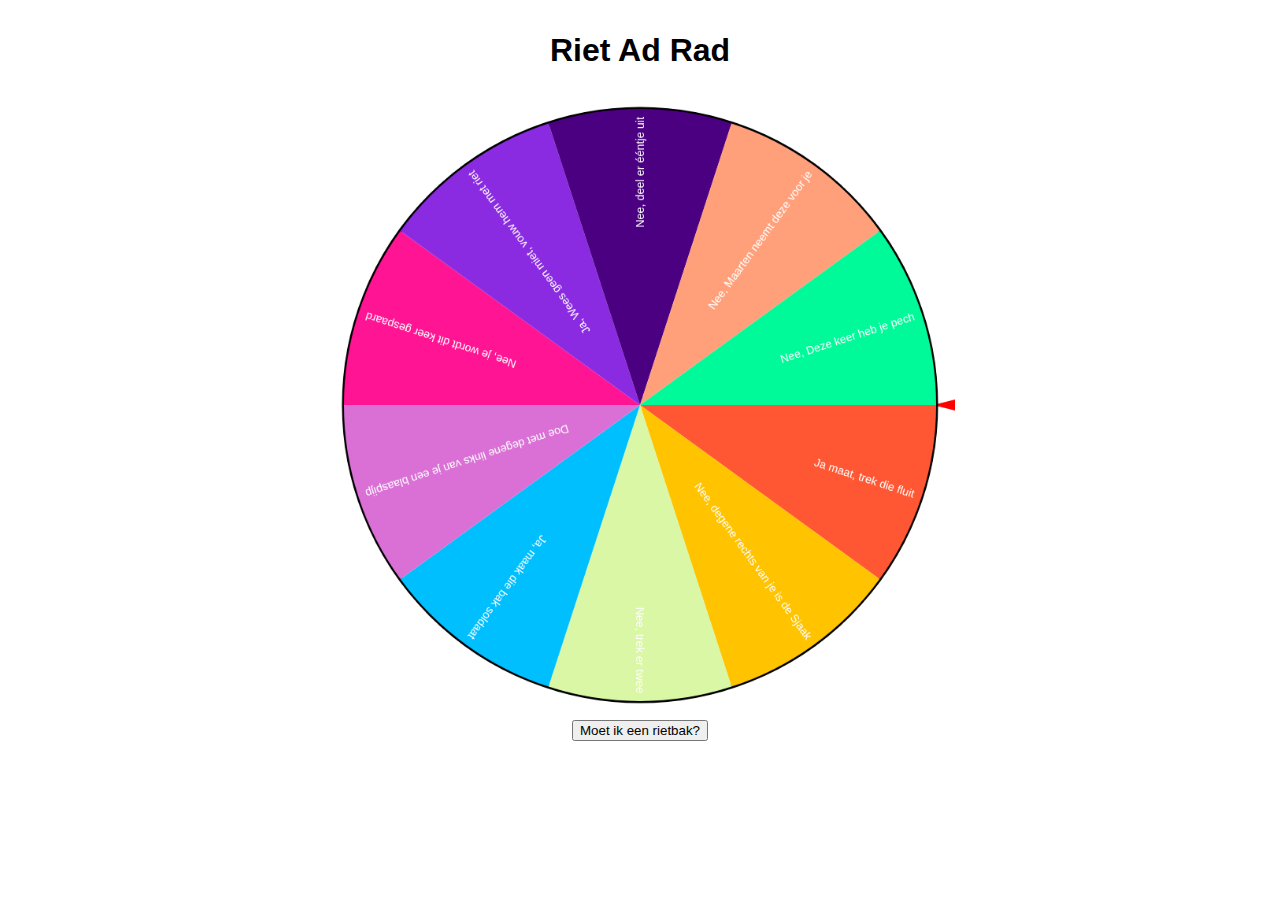
<file: index.html>
<!DOCTYPE html>
<html lang="en">

<head>
    <meta charset="UTF-8">
    <meta name="viewport" content="width=device-width, initial-scale=1.0">
    <title>Riet Ad Rad</title>
    <link href="https://cdn.jsdelivr.net/npm/bootstrap@5.3.2/dist/css/bootstrap.min.css" rel="stylesheet" integrity="sha384-T3c6CoIi6uLrA9TneNEoa7RxnatzjcDSCmG1MXxSR1GAsXEV/Dwwykc2MPK8M2HN" crossorigin="anonymous">
    <link rel="stylesheet" href="./style.css">
</head>

<body>
    <div class="main">
        <h1>Riet Ad Rad</h1>

        <div class="container">
            <div class="canvasContainer">
                <canvas id="wheelCanvas" width="800" height="800"></canvas>
            </div>
            <div class="mt-4">
                <button class="btn btn-lg btn-primary" id="spinnerButton" onclick="spinWheel()">
                    Moet ik een rietbak?
                </button>
                <div id="result"></div>
            </div>
        </div>
    </div>

    <script>
        var canvas = document.getElementById("wheelCanvas");

        var ctx = canvas.getContext("2d");
        ctx.textAlign = "end";
        ctx.font = "0.9em Arial";

        const wheelTexts = [
            "Ja maat, trek die fluit",
            "Nee, degene rechts van je is de Sjaak",
            "Nee, trek er twee",
            "Ja, maak die bak soldaat",
            "Doe met degene links van je een blaaspijp",
            "Nee, je wordt dit keer gespaard",
            "Ja, Wees geen miet, vouw hem met riet",
            "Nee, deel er ééntje uit",
            "Nee, Maarten neemt deze voor je",
            "Nee, Deze keer heb je pech"
        ];
        const colors = ["#FF5733", "#FFC300", "#DAF7A6", "#00BFFF", "#DA70D6", "#FF1493", "#8A2BE2", "#4B0082", "#FFA07A", "#00FA9A"];

        function pickOption() {
            let index = Math.floor(Math.random() * wheelTexts.length)
            return {
                index,
                text: wheelTexts[index]
            };
        }

        function dimensions() {
            return {
                radius: canvas.width / 2 - 24,
                centerX: canvas.width / 2,
                centerY: canvas.height / 2,
            }
        }

        function drawWheel() {
            let {radius, centerX, centerY} = dimensions();

            let circle = new Path2D();
            circle.arc(centerX, centerY, radius, 0, 2 * Math.PI, false);
            ctx.lineWidth = 5;
            ctx.strokeStyle = '#000000';
            ctx.stroke(circle);

            for (var i = 0; i < wheelTexts.length; i++) {
                var angle = (2 * Math.PI / wheelTexts.length) * i;

                ctx.beginPath();
                ctx.moveTo(centerX, centerY);
                ctx.arc(centerX, centerY, radius, angle, angle + (2 * Math.PI / wheelTexts.length));
                ctx.fillStyle = colors[i % colors.length];
                ctx.fill();

                ctx.save();
                ctx.translate(centerX, centerY);
                ctx.rotate(angle + (2 * Math.PI / wheelTexts.length) / 2);
                ctx.fillStyle = "white";
                ctx.fillText(wheelTexts[i], radius - 10, 5);  // Adjusted text position
                ctx.restore();
            }
        }

        var spinning = false; // Prevent the event from triggering while the wheel is still spinning
        var initialAngle = 0; // Keep track of the angle across spins
        function spinWheel() {
            const segmentArc = 2 * Math.PI / wheelTexts.length // the length of a single segment in radials
            const spins = 5;
            const duration = 3000;

            if (!spinning) {
                spinning = true;

                let target = pickOption();
                let targetAngle = (spins * 2 * Math.PI) - (target.index + Math.random()) * segmentArc;
                console.log("Target angle: " + targetAngle)

                let startTime = performance.now();

                function animateWheel(currentTime) {
                    console.log("Animation Frame");
                    let elapsedTime = currentTime - startTime;
                    let progress = elapsedTime / duration;

                    if (progress < 1) {
                        var currentAngle = initialAngle + (targetAngle - initialAngle) * progress;
                        drawWheelAtAngle(currentAngle);
                        requestAnimationFrame(animateWheel);
                    } else {
                        spinning = false;
                        initialAngle = targetAngle % (2 * Math.PI);
                        drawWheelAtAngle(targetAngle);
                        showResult(target.text);
                    }
                }

                requestAnimationFrame(animateWheel);
            }
        }

        function drawTriangle() {
            const triangleLength = 48;
            const triangleOverlap = 4; // How much the triangle overlaps with the circle
            const triangleHeight = 24;
            let {radius, centerX, centerY} = dimensions();

            let triangle = new Path2D();
            let trianglePointX = centerX + radius - triangleOverlap;
            triangle.moveTo(trianglePointX, centerY);
            triangle.lineTo(trianglePointX + triangleLength, centerY + (triangleHeight / 2));
            triangle.lineTo(trianglePointX + triangleLength, centerY - (triangleHeight / 2));
            ctx.fillStyle = "red";
            ctx.fill(triangle);
        }

        function drawWheelAtAngle(angle) {
            ctx.clearRect(0, 0, canvas.width, canvas.height);

            drawTriangle();

            ctx.save();
            ctx.translate(canvas.width / 2, canvas.height / 2);
            ctx.rotate(angle);
            ctx.translate(-canvas.width / 2, -canvas.height / 2);
            drawWheel();
            ctx.restore();
        }

        function showResult(text) {
            document.getElementById("result").innerText = text;
        }

        function checkProbabilities(n) {
            let counts = wheelTexts.map(_ => 0);
            for (let i = 0; i < n; i++) {
                let {index, _} = pickOption();
                counts[index]++;
            }

            for (let i = 0; i < wheelTexts.length; i++) {
                console.log(wheelTexts[i] + " : " + counts[i])
            }
        }

        // Initial draw
        drawWheelAtAngle(0);
    </script>

</body>

</html>
</file>
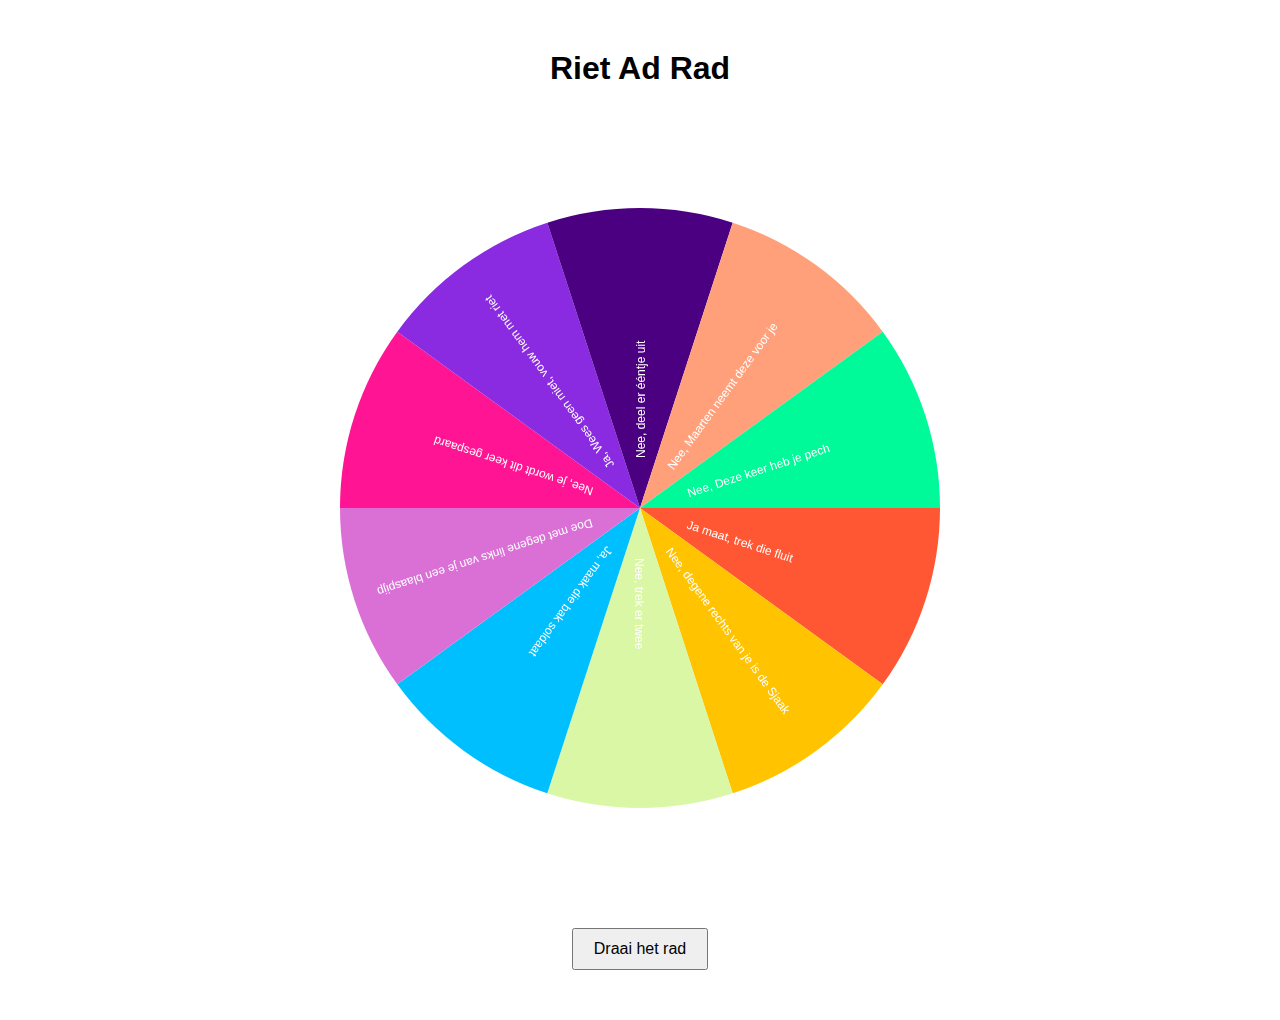
<file: RietAdRad.html>
<!DOCTYPE html>
<html lang="en">
<head>
    <meta charset="UTF-8">
    <meta name="viewport" content="width=device-width, initial-scale=1.0">
    <title>Riet Ad Rad</title>
    <style>
        body {
            font-family: Arial, sans-serif;
            text-align: center;
            margin: 50px;
        }

        #canvasContainer {
            position: relative;
            width: 800px;
            height: 800px;
            margin: 20px auto;
        }

        #spinnerButton {
            padding: 10px 20px;
            font-size: 16px;
            cursor: pointer;
        }

        #result {
            margin-top: 20px;
        }
    </style>
</head>
<body>

    <h1>Riet Ad Rad</h1>

    <div id="canvasContainer">
        <canvas id="wheelCanvas" width="800" height="800"></canvas>
    </div>

    <button id="spinnerButton" onclick="spinWheel()">Draai het rad</button>

    <div id="result"></div>

    <script>
        var canvas = document.getElementById("wheelCanvas");
        var ctx = canvas.getContext("2d");
        var wheelTexts = [
            "Ja maat, trek die fluit",
            "Nee, degene rechts van je is de Sjaak",
            "Nee, trek er twee",
            "Ja, maak die bak soldaat",
            "Doe met degene links van je een blaaspijp",
            "Nee, je wordt dit keer gespaard",
            "Ja, Wees geen miet, vouw hem met riet",
            "Nee, deel er ééntje uit",
            "Nee, Maarten neemt deze voor je",
            "Nee, Deze keer heb je pech"
        ];
        var spinning = false;
        var showResult = false;

        function drawWheel() {
            var colors = ["#FF5733", "#FFC300", "#DAF7A6", "#00BFFF", "#DA70D6", "#FF1493", "#8A2BE2", "#4B0082", "#FFA07A", "#00FA9A"];
            var radius = 300;
            var centerX = canvas.width / 2;
            var centerY = canvas.height / 2;

            ctx.clearRect(0, 0, canvas.width, canvas.height);

            for (var i = 0; i < wheelTexts.length; i++) {
                var angle = (2 * Math.PI / wheelTexts.length) * i;

                ctx.beginPath();
                ctx.moveTo(centerX, centerY);
                ctx.arc(centerX, centerY, radius, angle, angle + (2 * Math.PI / wheelTexts.length));
                ctx.fillStyle = colors[i % colors.length];
                ctx.fill();

                ctx.save();
                ctx.translate(centerX, centerY);
                ctx.rotate(angle + (2 * Math.PI / wheelTexts.length) / 2);
                ctx.fillStyle = "white";
                ctx.font = "12px Arial";
                ctx.fillText(wheelTexts[i], radius - 250, 5);  // Adjusted text position
                ctx.restore();
            }
        }

        function spinWheel() {
            if (!spinning) {
                spinning = true;
                showResult = false;
                var spins = 4;
                var duration = 3000;

                var initialAngle = 0;
                var targetAngle = spins * 2 * Math.PI + Math.floor(Math.random() * (2 * Math.PI));

                var startTime = performance.now();

                function animateWheel(currentTime) {
                    var elapsedTime = currentTime - startTime;
                    var progress = elapsedTime / duration;

                    if (progress < 1) {
                        var currentAngle = initialAngle + (targetAngle - initialAngle) * progress;
                        drawWheelAtAngle(currentAngle);
                        requestAnimationFrame(animateWheel);
                    } else {
                        spinning = false;
                        showResult = true;
                        drawWheelAtAngle(targetAngle);
                    }
                }

                requestAnimationFrame(animateWheel);
            }
        }

        function drawWheelAtAngle(angle) {
            ctx.clearRect(0, 0, canvas.width, canvas.height);
            ctx.save();
            ctx.translate(canvas.width / 2, canvas.height / 2);
            ctx.rotate(angle);
            ctx.translate(-canvas.width / 2, -canvas.height / 2);
            drawWheel();
            ctx.restore();

            if (showResult) {
                var sliceAngle = 2 * Math.PI / wheelTexts.length;
                var normalizedAngle = (2 * Math.PI - angle % (2 * Math.PI)) % (2 * Math.PI);
                var selectedIndex = Math.floor(normalizedAngle / sliceAngle);
                var selectedText = wheelTexts[selectedIndex];
                document.getElementById("result").innerText = "Selected Text: " + selectedText;
            }
        }

        // Initial draw
        drawWheel();
    </script>

</body>
</html>
</file>
<file: style.css>
body {
    font-family: Arial, sans-serif;
    text-align: center;
}

.main {
    margin: 2em 1em
}

.canvasContainer {
    position: relative;
    margin: auto;
    width: min(70vh, 90vw);
    height: min(70vh, 90vw);
}

#wheelCanvas {
    width: 100%;
}

#result {
    margin-top: 20px;
}
</file>
